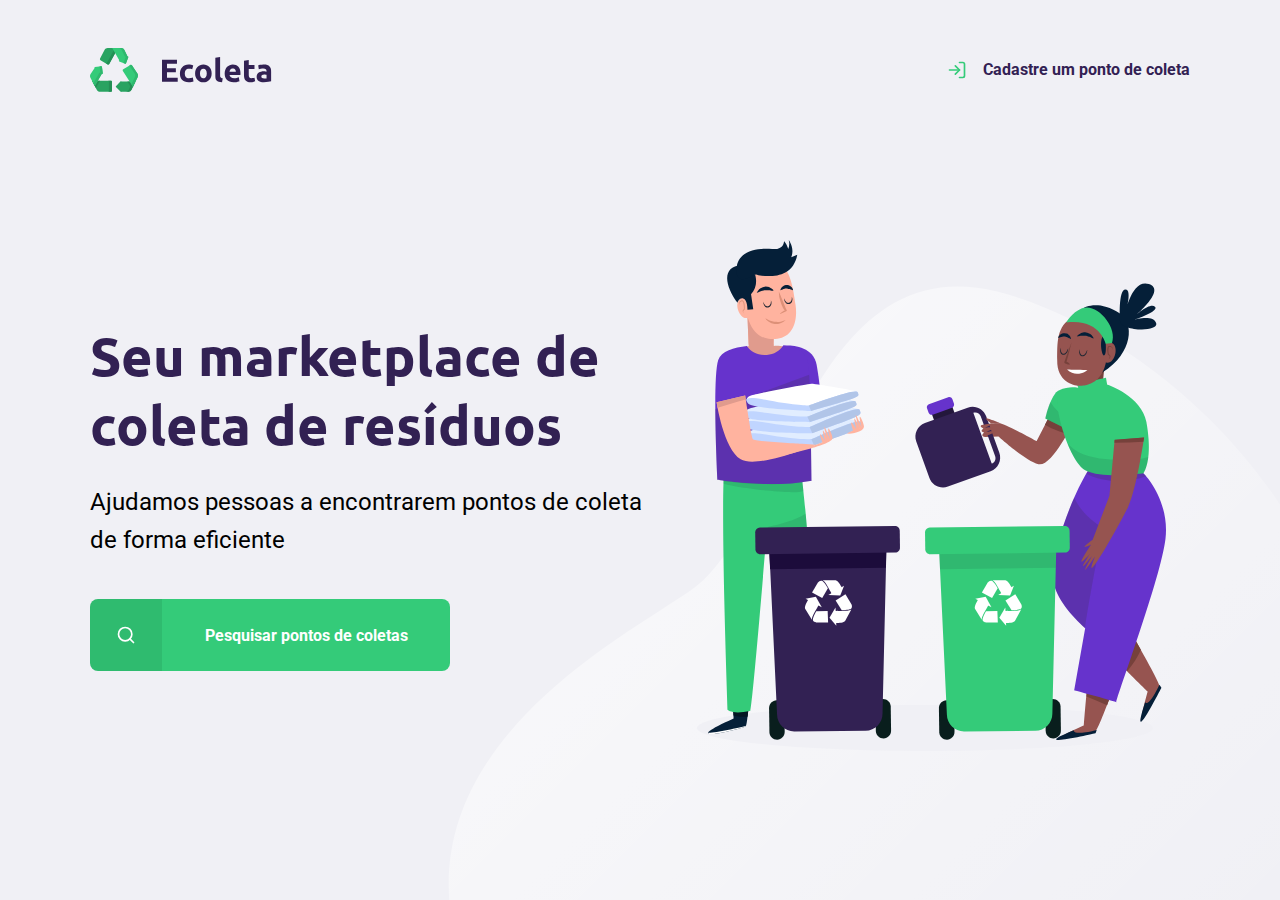
<file: index.html>
﻿<!DOCTYPE html>
<html lang="pt-br">
<head>
    <meta charset="UTF-8">
    <meta name="viewport" content="width=device-width, initial-scale=1.0">
    <title> Ecoleta</title>
    <link href="https://fonts.googleapis.com/css2?family=Roboto:wght@300;700&family=Ubuntu:wght@700&display=swap" rel="stylesheet">
    <link rel="stylesheet" href="./assets/css/main.css">
    <link rel="stylesheet" href="./assets/css/index.css">
    <link rel="stylesheet" href="./assets/css/responsive.css">
    <link rel="stylesheet" href="./assets/css/modal.css">
</head>
<body>

    <div id="page-home">
        <div class="content">
            <header>
                <img src="./assets/img/logo.svg" alt="Logomarca" srcset="">
                <a href="./create-point.html" target="">
                    <span></span>
                    Cadastre um ponto de coleta
                </a>
            </header>

            <main>
                <h1 class="">Seu marketplace de coleta de resíduos</h1>
                <p>Ajudamos pessoas a encontrarem pontos de coleta de forma eficiente</p>
                <a href="#"><span></span><strong>Pesquisar pontos de coletas</strong></a>
            </main>
        </div>
    </div>

    <div id="modal" class="hide">
        <div class="content">
            <div class="header">
                <h1> Pontos de coleta </h1>
                <a href="#"> Fechar </a>
            </div>
            
            <form action="./search-results.html">
                <div class="search field">
                    <input placeholder="Pesquise por cidade" type="text" name="search">
                    <button>
                        <img src="./assets/img/search.svg" alt="Buscar">
                    </button>
                </div>
            </form>
        </div>
    </div>



    <script src="./assets/js/index.js"></script>
</body>
</html>
</file>
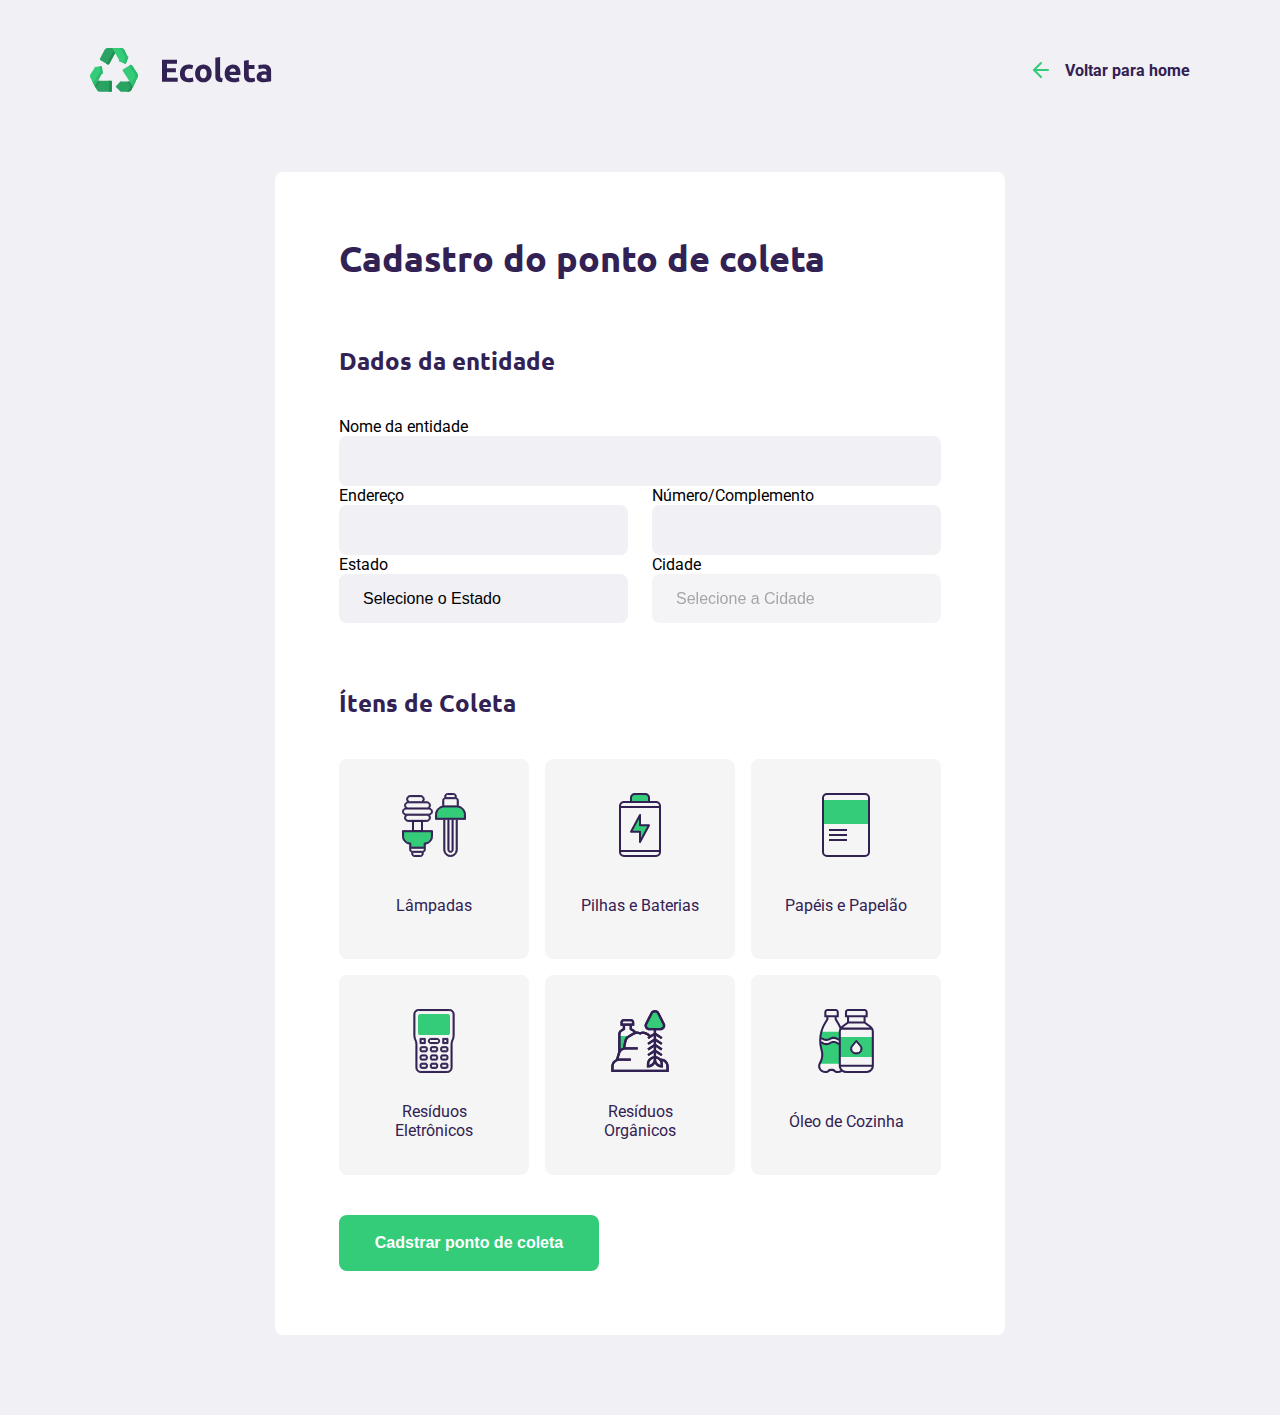
<file: create-point.html>
<!DOCTYPE html>
<html lang="pt-br">
<head>
    <meta charset="UTF-8">
    <meta name="viewport" content="width=device-width, initial-scale=1.0">
    <title> Crie um ponto de coleta </title>
    <link href="https://fonts.googleapis.com/css2?family=Roboto:wght@300;700&family=Ubuntu:wght@700&display=swap" rel="stylesheet">
    <link rel="stylesheet" href="./assets/css/main.css">
    <link rel="stylesheet" href="./assets/css/create-point.css">
    <link rel="stylesheet" href="./assets/css/responsive.css">
</head>
<body>

    <div id="page-create-point">

        <header>
            <img src="./assets/img/logo.svg" alt="Logomarca" srcset="">
            <a href="./index.html" target="">
                <span></span>
                Voltar para home
            </a>

        </header>

        
        <form action="">
            <h1> Cadastro do ponto de coleta </h1>

            <fieldset>

                <legend>
                    <h2> Dados da entidade</h2>
                </legend>

                <div class="field">
                    <label for=""> Nome da entidade </label>
                    <input type="text" name="companyName" required>
                </div>

                <div class="field-group">
                    <div class="field">
                        <label for="companyAddress"> Endereço </label>
                        <input type="text" name="companyAddress" required>
                    </div>

                    <div class="field">
                        <label for="companyAdressComplemen"> Número/Complemento </label>
                        <input type="text" name="companyAdressComplement" required>
                    </div>
                </div>

                <div class="field-group">
                    <div class="field">
                        <label for="companyState"> Estado </label>
                        <select name="companyState" required>
                            <option value="">Selecione o Estado</option>
                        </select>

                        <input type="hidden" name="state">
                    </div>

                    <div class="field">
                        <label for="companyCity"> Cidade </label>
                        <select name="companyCity" required disabled>
                            <option value="">Selecione a Cidade</option>    
                        </select>
                    </div>

                </div>
            </fieldset>

            <fieldset>

                <legend>
                    <h2>Ítens de Coleta</h2>
                </legend>

                <div class="items-grid">
                    <li data-id="1">
                        <img src="./assets/img/lampadas.svg" alt="Lâmpadas">
                        <span> Lâmpadas </span>
                    </li>
                    <li data-id="2">
                        <img src="./assets/img/baterias.svg" alt="Pilhas e Baterias">
                        <span> Pilhas e Baterias </span>
                    </li>
                    <li data-id="3">
                        <img src="./assets/img/papeis-papelao.svg" alt="Papéis e Papelão">
                        <span> Papéis e Papelão </span>
                    </li>
                    <li data-id="4">
                        <img src="./assets/img/eletronicos.svg" alt="Resíduos Eletrônicos">
                        <span> Resíduos Eletrônicos </span>
                    </li>
                    <li data-id="5">
                        <img src="./assets/img/organicos.svg" alt="Resíduos Orgânicos">
                        <span> Resíduos Orgânicos </span>
                    </li>
                    <li data-id="6">
                        <img src="./assets/img/oleo.svg" alt="Óleo de Cozinha">
                        <span> Óleo de Cozinha </span>
                    </li>
                </div>

                <input type="hidden" name="items">

            </fieldset>

            <button type="submit">Cadstrar ponto de coleta</button>
        


        </form>

    </div>

    <script src="./assets/js/create-point.js"></script>
</body>
</html>
</file>
<file: assets/css/main.css>
:root{
    --title-color: #322153;
    --primary-color: #34cb79;
    --background-color: #f0f0f5;
    --hover-color: #2fb85e;
}

*{
    margin: 0;
    padding: 0;
    box-sizing: border-box;
}

html {
    font-family: 'Roboto', sans-serif;
}

body{
    background: var(--background-color);
    -webkit-font-smoothing: antilised;
}

a{
    text-decoration: none;
}

h1, h2, h3, h4, h5, h6{
    
    font-family: 'Ubuntu', sans-serif;
    color: var(--title-color);
}
</file>
<file: assets/css/index.css>
#page-home {
    height: 100vh;

    background: url('../img/home-background.svg') no-repeat;
    background-position: 35vw bottom;
}

#page-home .content {
    width: 90%;
    max-width: 1100px;
    height: 100%;

    margin: 0 auto;
    
    display: flex;
    flex-direction: column;   
}

#page-home header{
    
    margin-top: 48px;

    display: flex;
    align-items: center;
    justify-content: space-between;
}
#page-home header a{
    display: flex;
    
    color: var(--title-color);
    font-weight: 700;

    text-decoration: none;
}

#page-home header a span{
    margin-right: 16px;
    display: flex;

    background-image: url('../img/log-in.svg');
    
    width: 20px;
    height: 20px;
}

#page-home main {
    max-width: 560px;
    
    flex: 1;

    height: 600px;

    display: flex;
    flex-direction: column;
    justify-content: center;
}

#page-home main h1{
    font-size: 54px;
}

#page-home main p{
    font-size: 24px;
    line-height: 38px;
    margin-top: 24px;
}

#page-home main a{
    width: 100%;
    max-width: 360px;
    height: 72px;

    border-radius: 8px;

    display: flex;
    align-items: center;

    margin-top: 40px;

    background-color: var(--primary-color);

    transition: 400ms;

    color: white;
}

#page-home main a:hover{
    background-color: var(--hover-color);
}

#page-home main a span {
    width: 72px;
    height: 72px;

    border-top-left-radius: 8px;
    border-bottom-left-radius: 8px;

    background-color: rgba(0, 0, 0, 0.08);

    display:flex;
    align-items: center;
    justify-content: center;
}

#page-home main a span::after {
    content: "";
    background-image: url('../img/search.svg');

    width: 20px;
    height: 20px;
}

#page-home main a strong{
    flex: 1;

    text-align: center;
}
</file>
<file: assets/css/responsive.css>
@media (max-width: 900px){
    #page-home{
        background-position-x: 70vw;
    }

    #page-home .content{
        align-items: center;
        text-align: center;
    }

    #page-home header a{
        position: absolute;
        bottom: 48px;

        left: 50%;
        transform: translateX(-50%)
    }

    #page-home main{
        align-items: center;
    }

    #page-search-results .cards {
        grid-template-columns: 1fr;
    }

    #page-search-results .cards img {
        height: 250;
    }

}

@media (min-width: 1700px) {
    #page-home{
        background-position-x: 40vw;
    }
}

@media(max-height: 760px){
    #page-home{
        background-position-y: 200px;
    }
}
</file>
<file: assets/css/modal.css>
#modal {
    background-color: #0e0a14ef;

    height: 100vh;
    width: 100vw;

    position: fixed;
    top: 0;

    display: flex;
    justify-content: center;
    align-items: center;

    transition: 400ms;
}

#modal.hide {
    display: none;
}

#modal .content {
    color: white;

    width: 420px;
}

#modal .header {
    display: flex;
    align-items: center;
    justify-content: space-between;

    margin-bottom: 48px
}

#modal .header a {
    background-image: url('../img/x.svg');

    width: 20px;
    height: 20px;

    display: flex;

    font-size: 0.001px;
}

#modal .header h1 {
    color: white;

    font-size: 36px;
    line-height: 42px;
}

#modal form label{
    font-size: 14px;
    line-height: 16px;

    display: block;
    margin-bottom: 8px;
}

#modal form .field {
    display: flex;
}

#modal form input {
    flex: 1;

    background-color: var(--background-color);

    border: 0;
    border-radius: 8px 0 0 8px;

    padding: 16px 24px;

    font-size: 16px;
    color: #6c6c80;
}

#modal form button {
    width: 72px;
    height: 72px;


    background-color: var(--primary-color);

    border: 0;
    border-radius: 0 8px 8px 0;
}

#modal form button:hover {
    background-color: var(--hover-color);
}
</file>
<file: assets/css/create-point.css>
#page-create-point {
    width: 90%;
    max-width: 1100px;

    margin: 0 auto;
}

#page-create-point header {
    margin-top: 48px;
    
    display: flex;
    justify-content: space-between;
    align-items: center;
}

#page-create-point header a {
    color: var(--title-color);
    font-weight: bold;

    display: flex;
    align-items: center;
}

#page-create-point header a span {
    margin-right: 16px;
    background-image: url('../img/arrow-left.svg');

    display: flex;

    height: 24px;
    width: 20px;
}

form {
    background-color: white;

    margin: 80px auto;
    padding: 64px;

    border-radius: 8px;

    max-width: 730px;
}

form h1 {
    font-size: 36px;
}

form fieldset {
    margin-top: 64px;

    border: 0;
}

form legend {
    margin-bottom: 40px;
}

form legend h2 {
    font-size: 24px;
}

form .field {
    display: flex;
    flex-direction: column;
    flex: 1;
}

form .field-group {
    display: flex;

}

form input, form select {
    background-color: var(--background-color);

    border: 0;
    padding: 16px 24px;
    font-size: 16px;

    border-radius: 8px;
}

form select {
    -webkit-appearance: none;
    -moz-appearance: none;
    appearance: none;
}

form laber {
    font-size: 14px;
    margin-bottom: 8px;
}

form .field-group .field + .field {
    margin-left: 24px;
}

form button{
    width: 260px;
    height: 56px;
    
    background-color: var(--primary-color);
    border-radius: 8px;

    color: white;
    font-weight: bold;
    font-size: 16px;

    border: 0;

    margin-top: 40px;

    transition: background-color 400ms;
}

form button:hover{
    background-color: var(--hover-color);
}

.items-grid {
    display: grid;
    grid-template-columns: repeat(3, 1fr);
    gap: 16px;
}

.items-grid li {
    background-color: #f5f5f5;
    list-style: none;

    border: 2px solid #f5f5f5;
    border-radius: 8px;

    height: 200px;

    padding: 32px 24px 16px;

    display: flex;
    flex-direction: column;
    align-items: center;
    justify-content: space-between;

    text-align: center;

    cursor: pointer;
}

.items-grid li span {
    margin-top: 12px;
    flex: 1;

    display: flex;
    align-items: center;

    color: var(--title-color);
}

.items-grid li.selected {
    background: #e1faec;
    border: 2px solid #34cb79;
}

.items-grid li img, .items-grid li span{
    pointer-events: none;
}
</file>
